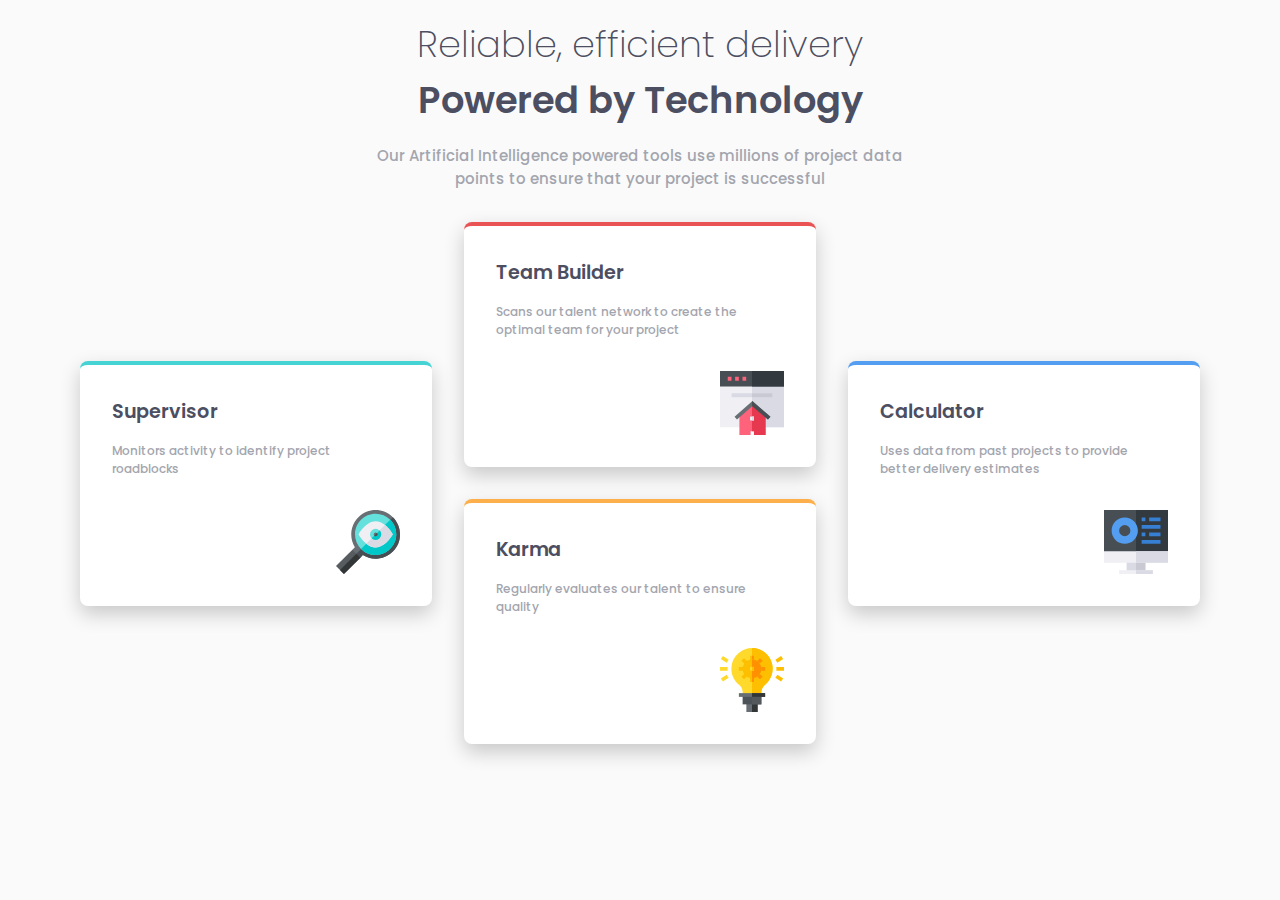
<file: index.html>
<!DOCTYPE html>
<html lang="en">
  <head>
    <meta charset="UTF-8" />
    <meta name="viewport" content="width=device-width, initial-scale=1.0" />
    <!-- displays site properly based on user's device -->

    <link
      rel="icon"
      type="image/png"
      sizes="32x32"
      href="./images/favicon-32x32.png"
    />

    <title>Four card feature section</title>

    <!-- font styles -->
    <link rel="preconnect" href="https://fonts.googleapis.com" />
    <link rel="preconnect" href="https://fonts.gstatic.com" crossorigin />
    <link
      href="https://fonts.googleapis.com/css2?family=Poppins:wght@200;400;600&display=swap"
      rel="stylesheet"
    />

    <!-- CSS -->
    <link rel="stylesheet" href="style.css" />
  </head>
  <body>
    <h2 class="text-center text-clr-500 fs-600 fw-400">
      Reliable, efficient delivery
    </h2>
    <h1 class="text-center text-clr-500 fs-600 fw-600">
      Powered by Technology
    </h1>

    <p class="text-center text-clr-400 fs-400 fw-500">
      Our Artificial Intelligence powered tools use millions of project data
      points to ensure that your project is successful
    </p>
    <main class="grid">
      <article class="grid border-cyan bg-white">
        <h3 class="text-clr-500 fs-500 fw-600">Supervisor</h3>
        <p class="text-clr-400 fs-300 fw-500">
          Monitors activity to identify project roadblocks
        </p>
        <img src="./images/icon-supervisor.svg" alt="magnifying glass icon" />
      </article>

      <article class="grid border-red bg-white">
        <h3 class="text-clr-500 fs-500 fw-600">Team Builder</h3>
        <p class="text-clr-400 fs-300 fw-500">
          Scans our talent network to create the optimal team for your project
        </p>
        <img src="./images/icon-team-builder.svg" alt="builder icon" />
      </article>

      <article class="grid border-orange bg-white">
        <h3 class="text-clr-500 fs-500 fw-600">Karma</h3>
        <p class="text-clr-400 fs-300 fw-500">
          Regularly evaluates our talent to ensure quality
        </p>
        <img src="./images/icon-karma.svg" alt="light bulb icon" />
      </article>

      <article class="grid border-blue bg-white">
        <h3 class="text-clr-500 fs-500 fw-600">Calculator</h3>
        <p class="text-clr-400 fs-300 fw-500">
          Uses data from past projects to provide better delivery estimates
        </p>
        <img src="./images/icon-calculator.svg" alt="Calculator icon" />
      </article>
    </main>
  </body>
</html>
</file>
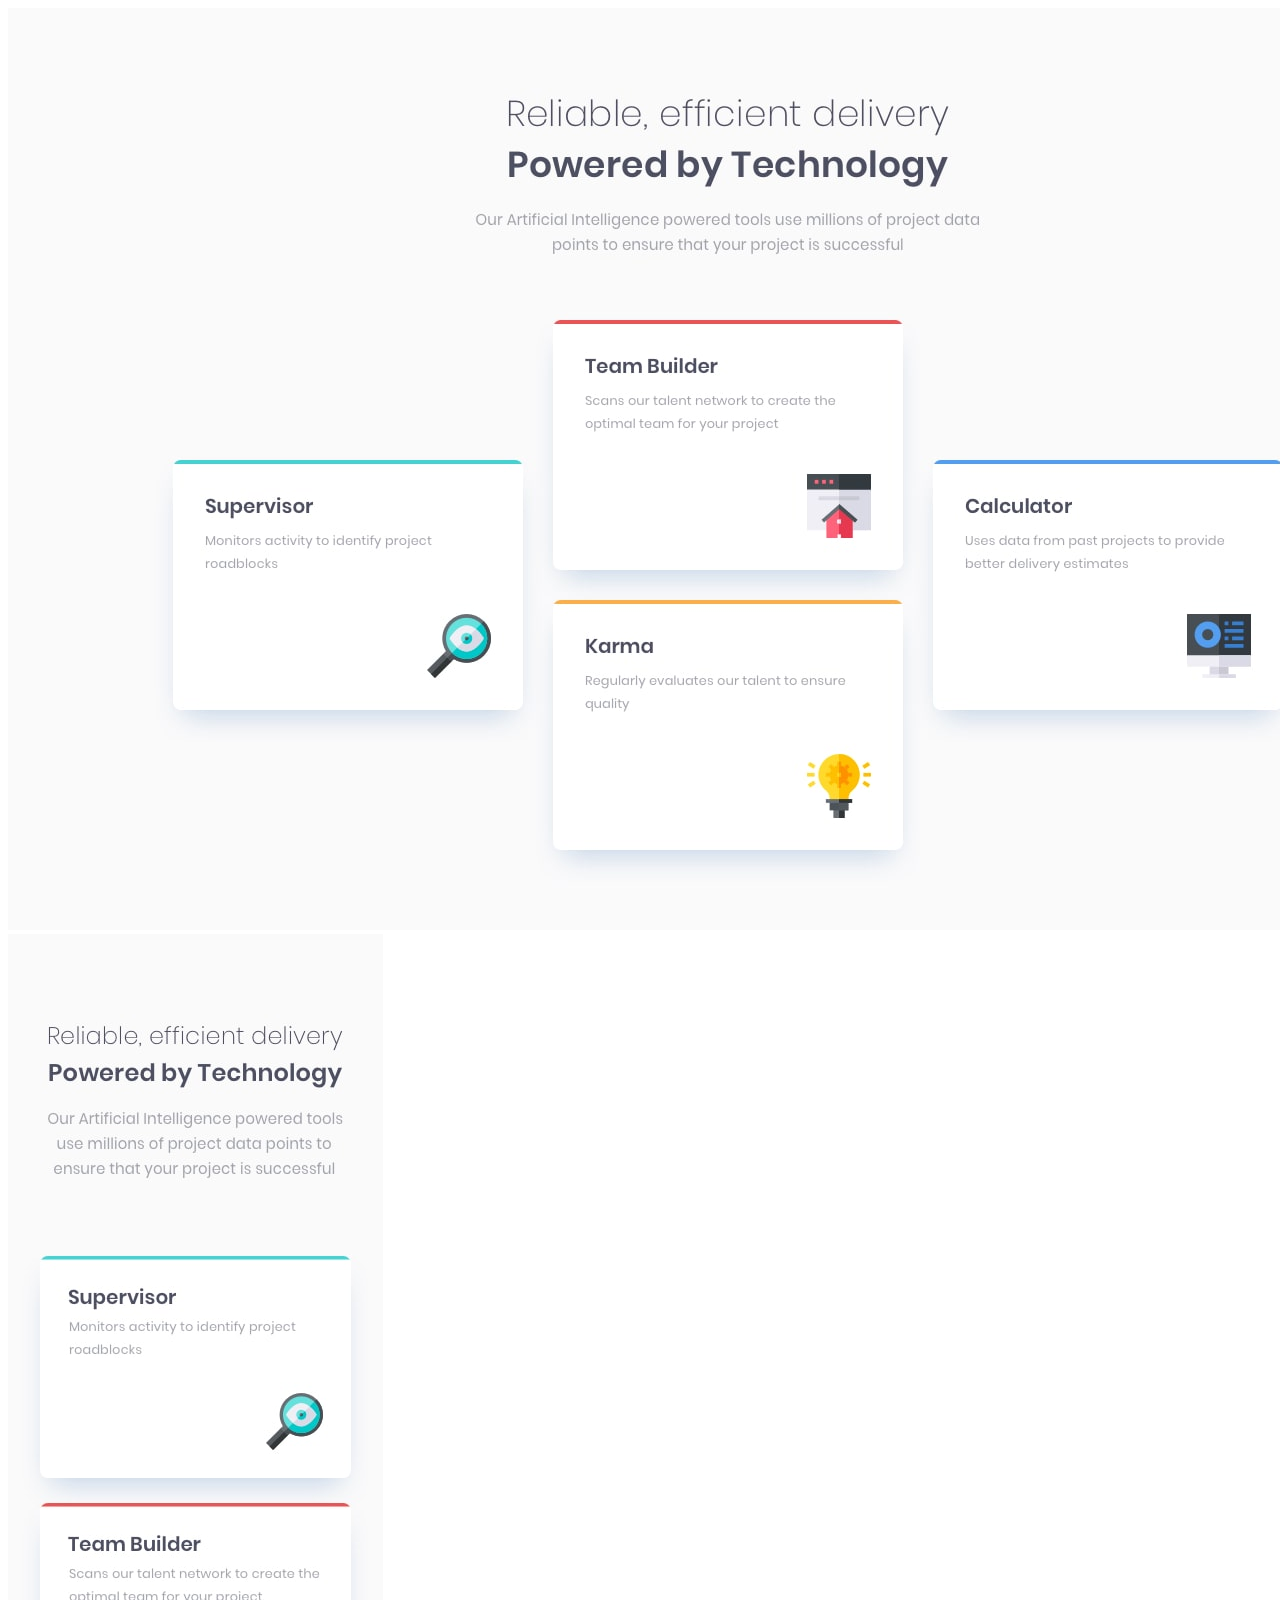
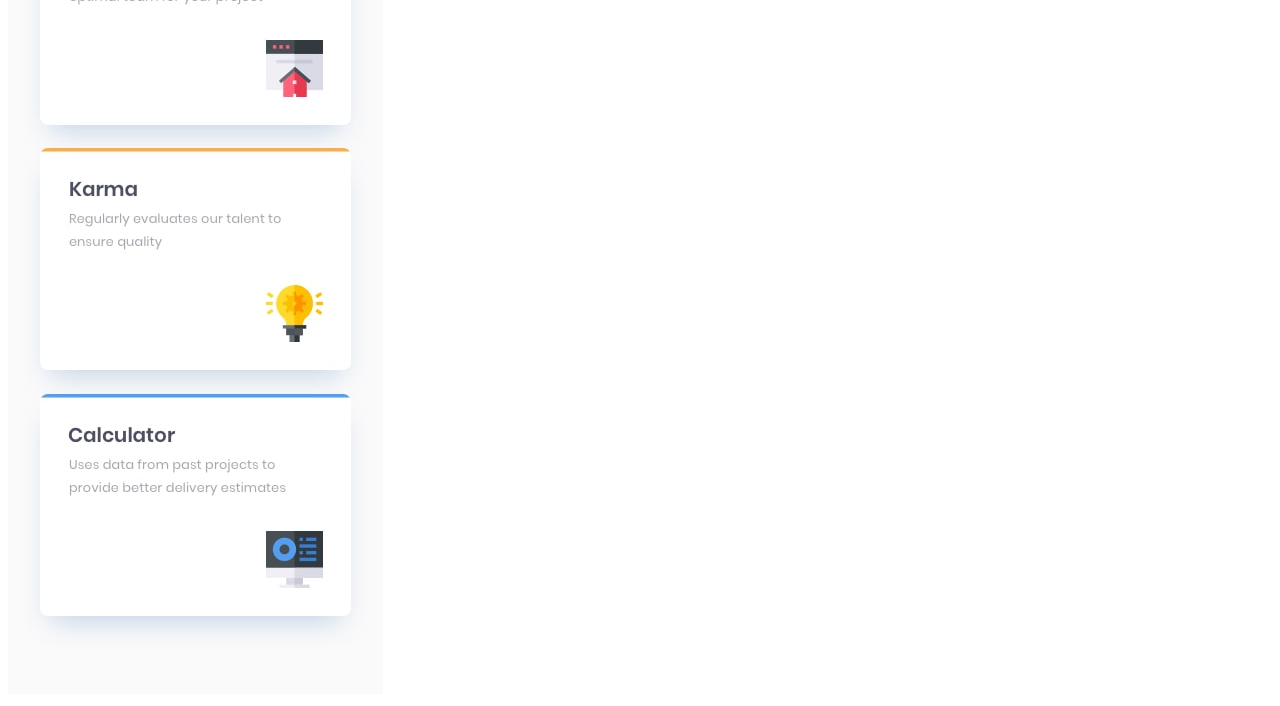
<file: design-system.html>
<!DOCTYPE html>
<html lang="en">
  <head>
    <meta charset="UTF-8" />
    <meta http-equiv="X-UA-Compatible" content="IE=edge" />
    <meta name="viewport" content="width=device-width, initial-scale=1.0" />
    <title>Design system</title>
  </head>
  <body>
    <img src="./design/desktop-design.jpg" alt="" />
    <img src="./design/mobile-design.jpg" alt="" />
  </body>
</html>
</file>
<file: style.css>
/* --------------- */
/* Custom Vriables */
/* --------------- */
:root {
  /* colors */
  --clr-primary-400: hsl(0, 78%, 62%);
  --clr-primary-500: hsl(180, 62%, 55%);
  --clr-primary-600: hsl(34, 97%, 64%);
  --clr-primary-700: hsl(212, 86%, 64%);

  --clr-neutral-400: hsl(229, 6%, 66%);
  --clr-neutral-500: hsl(234, 12%, 34%);

  --clr-off-white: hsl(0, 0%, 98%);

  /* font size */
  --fs-300: 12px;
  --fs-400: 15px;
  --fs-500: 1.2rem;
  --fs-600: 2.3rem;

  /* font family */
  --ff-regular: "Poppins", sans-serif;

  /* font weights */
  --fw-400: 200;
  --fw-500: 400;
  --fw-600: 600;
}

/* ------------------ */
/* Reset              */
/* ------------------ */
*,
*::after,
*::before {
  box-sizing: border-box;
}

/* Margin reset */
body,
h1,
h2,
h3,
p {
  margin: 0;
}

/* Make images easier to work with */
img:not([hidden]),
picture:not([hidden]) {
  max-width: 100%;
  display: block;
}

/* ------------------ */
/* Utility classe     */
/* ------------------ */
.flex {
  display: flex;
  gap: var(--gap, 1rem);
}
.flex-column {
  flex-direction: column;
}

.grid {
  display: grid;
  gap: var(--gap, 1rem);
}

.text-center {
  text-align: center;
}
/* font size*/
.fs-300 {
  font-size: var(--fs-300);
}
.fs-400 {
  font-size: var(--fs-400);
}
.fs-500 {
  font-size: var(--fs-500);
}
.fs-600 {
  font-size: var(--fs-600);
}

/* font weights */
.fw-400 {
  font-weight: 200;
}
.fw-500 {
  font-weight: 500;
}
.fw-600 {
  font-weight: 600;
}

/* text colors */
.text-clr-400 {
  color: var(--clr-neutral-400);
}
.text-clr-500 {
  color: var(--clr-neutral-500);
}

/* background color */
.bg-white {
  background-color: hsl(0, 0%, 100%);
}

/* border top colors */
.border-red {
  border-top: 4px solid var(--clr-primary-400);
  border-radius: 8px;
}
.border-cyan {
  border-top: 4px solid var(--clr-primary-500);
  border-radius: 8px;
}
.border-orange {
  border-top: 4px solid var(--clr-primary-600);
  border-radius: 8px;
}
.border-blue {
  border-top: 4px solid var(--clr-primary-700);
  border-radius: 8px;
}

/* Setting body defaults  */
body {
  display: grid;
  grid-template-rows: repeat(4, min-content);
  justify-content: center;
  background-color: var(--clr-off-white);

  font-family: var(--ff-regular);
  min-height: 100vh;

  padding: 1rem 1rem;
}

/* -------------------- */
/* Components           */
/* -------------------- */
h1 + p {
  max-width: 35rem;
  margin-top: 1rem;
  justify-self: center;
}
main {
  justify-content: center;
  gap: 2rem !important;
  margin-block: 2rem;
}
article {
  max-width: 22rem;

  padding: 2rem;

  box-shadow: 0px 8px 20px 0px rgba(0, 0, 0, 0.2);
  -webkit-box-shadow: 0px 8px 20px 0px rgba(0, 0, 0, 0.2);
  -moz-box-shadow: 0px 8px 20px 0px rgba(0, 0, 0, 0.2);
}

article img {
  margin-top: 1rem;
  justify-self: flex-end;
}

/* layouts */

@media (min-width: 45rem) {
  main {
    grid-template-rows: repeat(4, 1fr);
    grid-template-columns: repeat(3, 1fr);
  }
  main article:nth-child(1) {
    grid-column: 1;
    grid-row: 2 / 4;
  }
  main article:nth-child(2) {
    grid-column: 2;
    grid-row: 1 / 3;
  }
  main article:nth-child(3) {
    grid-column: 2;
    grid-row: 3 / 5;
  }
  main article:nth-child(4) {
    grid-column: 3;
    grid-row: 2 / 4;
  }
}
</file>
